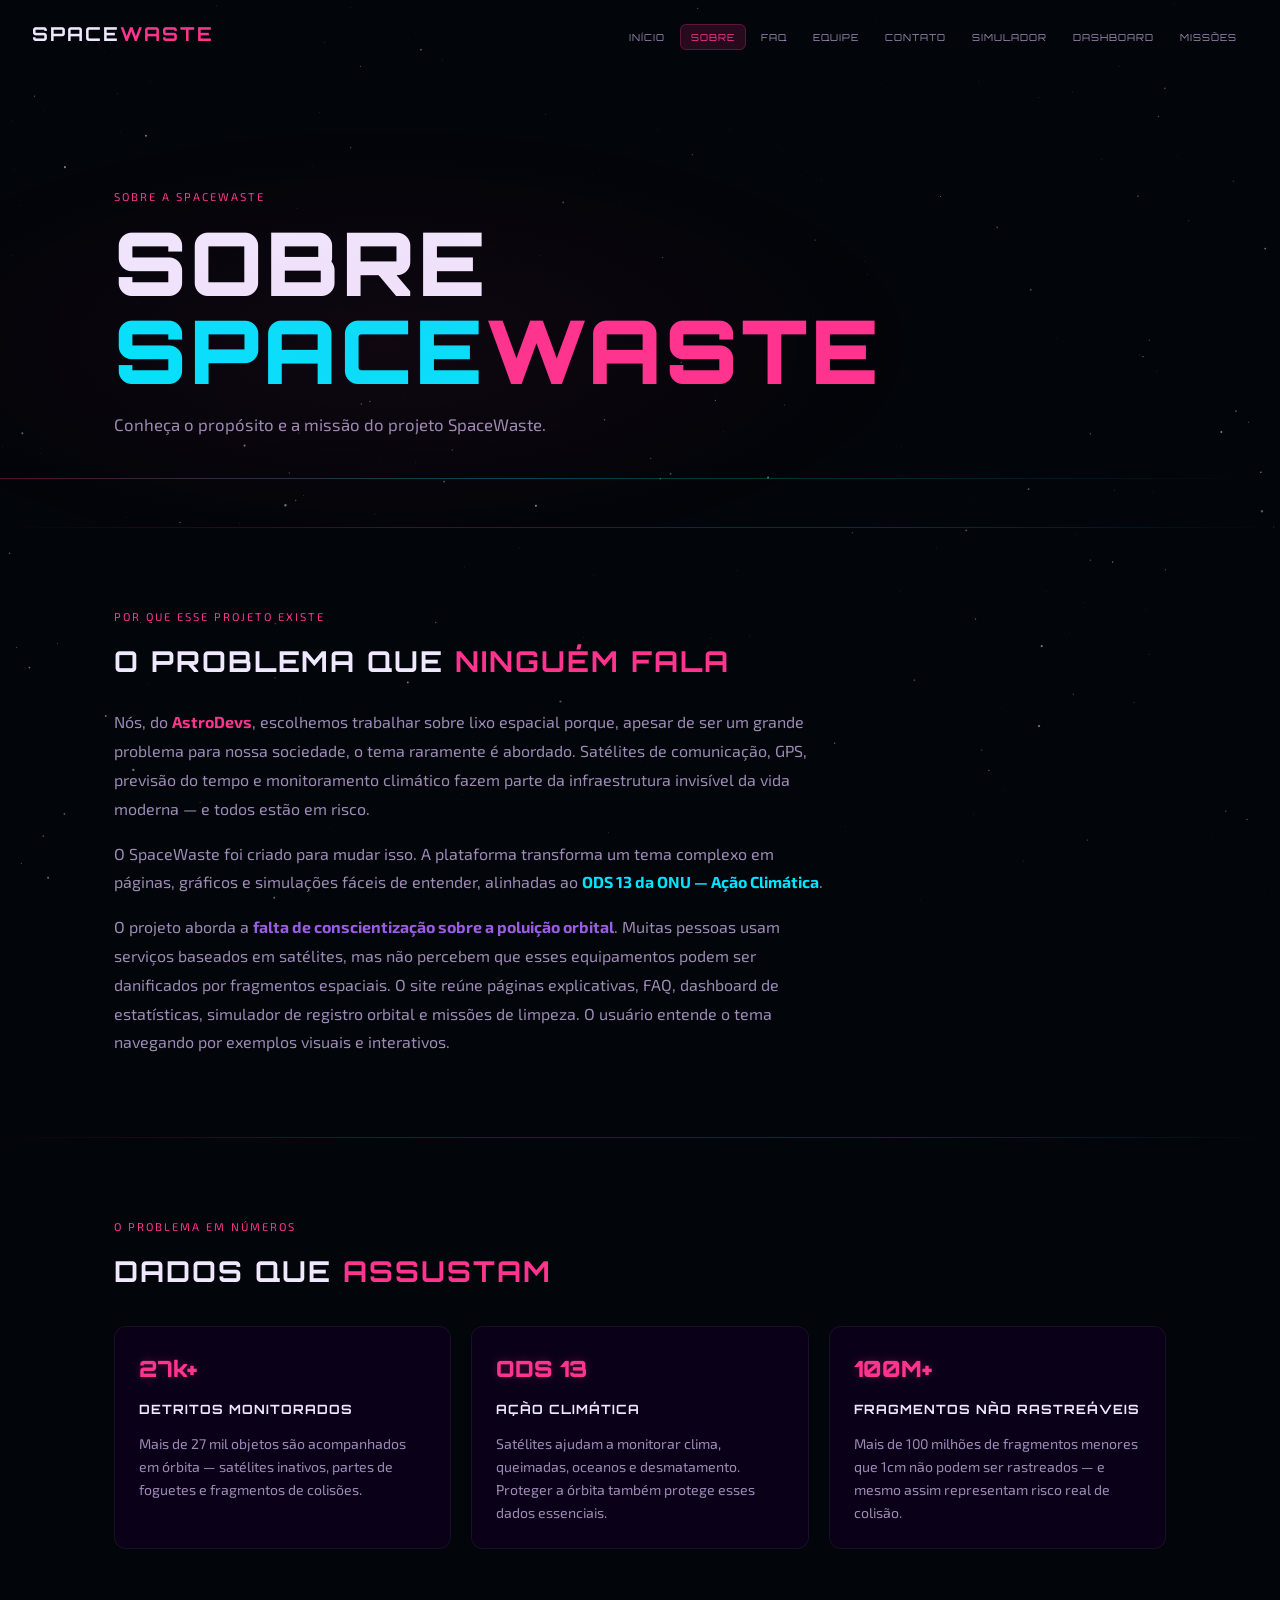
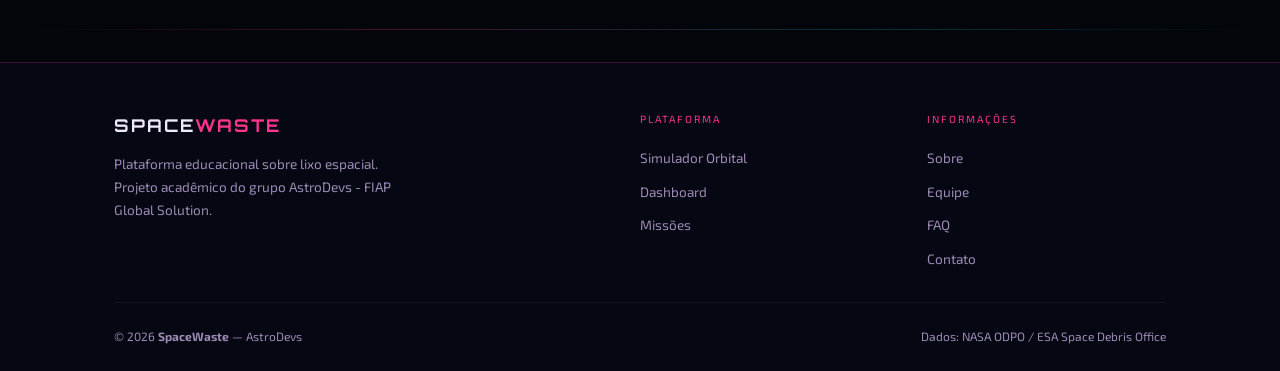
<file: HTML/sobre.html>
<!DOCTYPE html>
<html lang="pt-BR">
<head>
  <meta charset="UTF-8">
  <meta name="viewport" content="width=device-width, initial-scale=1.0">
  <title>SpaceWaste - Sobre</title>
  <link rel="preconnect" href="https://fonts.googleapis.com">
  <link href="https://fonts.googleapis.com/css2?family=Orbitron:wght@400;700;900&family=Exo+2:wght@300;400;600&display=swap" rel="stylesheet">
  <link rel="stylesheet" href="../CSS/style.css">
  <link rel="stylesheet" href="../CSS/sobre.css">
  <script src="../JS/nav.js"></script>
  <script src="../JS/sobre.js"></script>
  <script src="../JS/stars.js"></script>
</head>
<body>
  <!-- NAVBAR -->
  <nav class="navbar">
    <a href="../index.html" class="nav-logo">
      Space<span>Waste</span>
    </a>
    <button class="nav-toggle" id="nav-toggle" aria-label="Abrir menu">
      <span></span><span></span><span></span>
    </button>
    <ul class="nav-links" id="nav-links">
      <li><a href="../index.html">Início</a></li>
      <li><a href="./sobre.html" class="ativo">Sobre</a></li>
      <li><a href="./faq.html">FAQ</a></li>
      <li><a href="./integrantes.html">Equipe</a></li>
      <li><a href="./contato.html">Contato</a></li>
      <li><a href="./simulador.html">Simulador</a></li>
      <li><a href="./dashboard.html">Dashboard</a></li>
      <li><a href="./missoes.html">Missões</a></li>
    </ul>
  </nav>
  <main>
    <!-- HERO -->
    <section class="page-hero">
      <div class="container">
        <span class="secao-label">Sobre a SpaceWaste</span>
        <h1 class="page-hero-titulo">
          Sobre <span class="cyan">Space</span><span class="pink">Waste</span>
        </h1>
        <p class="page-hero-desc">
          Conheça o propósito e a missão do projeto SpaceWaste.
        </p>
      </div>
      <div class="page-hero-linha"></div>
    </section>
    <div class="divisor"></div>
    <!-- INTRODUÇÃO EM TEXTO -->
    <section class="secao">
      <div class="container">
        <span class="secao-label">Por que esse projeto existe</span>
        <h2 class="secao-titulo">O problema que <span class="pink">ninguém fala</span></h2>
        <div class="sobre-intro">
          <p>
            Nós, do <strong class="pink">AstroDevs</strong>, escolhemos trabalhar sobre lixo espacial porque,
            apesar de ser um grande problema para nossa sociedade, o tema raramente é abordado.
            Satélites de comunicação, GPS, previsão do tempo e monitoramento climático fazem
            parte da infraestrutura invisível da vida moderna — e todos estão em risco.
          </p>
          <p>
            O SpaceWaste foi criado para mudar isso. A plataforma transforma um tema complexo
            em páginas, gráficos e simulações fáceis de entender, alinhadas ao
            <strong class="cyan">ODS 13 da ONU — Ação Climática</strong>.
          </p>
          <p>
            O projeto aborda a <strong class="purple">falta de conscientização sobre a poluição orbital</strong>.
            Muitas pessoas usam serviços baseados em satélites, mas não percebem
            que esses equipamentos podem ser danificados por fragmentos espaciais.
            O site reúne páginas explicativas, FAQ, dashboard de estatísticas,
            simulador de registro orbital e missões de limpeza. O usuário entende
            o tema navegando por exemplos visuais e interativos.
          </p>
        </div>
      </div>
    </section>
    <div class="divisor"></div>
    <!-- CARDS DE NÚMEROS -->
    <section class="secao">
      <div class="container">
        <span class="secao-label">O problema em números</span>
        <h2 class="secao-titulo">Dados que <span class="pink">assustam</span></h2>
        <div class="sobre-grid">
          <article class="sobre-card">
            <span class="sobre-numero">27k+</span>
            <h3 class="sobre-card-titulo">Detritos monitorados</h3>
            <p class="sobre-card-desc">
              Mais de 27 mil objetos são acompanhados em órbita — satélites inativos,
              partes de foguetes e fragmentos de colisões.
            </p>
          </article>
          <article class="sobre-card">
            <span class="sobre-numero">ODS 13</span>
            <h3 class="sobre-card-titulo">Ação climática</h3>
            <p class="sobre-card-desc">
              Satélites ajudam a monitorar clima, queimadas, oceanos e desmatamento.
              Proteger a órbita também protege esses dados essenciais.
            </p>
          </article>
          <article class="sobre-card">
            <span class="sobre-numero">100M+</span>
            <h3 class="sobre-card-titulo">Fragmentos não rastreáveis</h3>
            <p class="sobre-card-desc">
              Mais de 100 milhões de fragmentos menores que 1cm não podem ser
              rastreados — e mesmo assim representam risco real de colisão.
            </p>
          </article>
        </div>
      </div>
    </section>
    <div class="divisor"></div>
  </main>
  <!-- FOOTER -->
  <footer class="footer">
    <div class="container">
      <div class="footer-grid">
        <div>
          <div class="footer-logo">Space<span>Waste</span></div>
          <p class="footer-desc">Plataforma educacional sobre lixo espacial. Projeto acadêmico do grupo AstroDevs - FIAP Global Solution.</p>
        </div>
        <div>
          <p class="footer-col-titulo">Plataforma</p>
          <ul class="footer-links">
            <li><a href="./simulador.html">Simulador Orbital</a></li>
            <li><a href="./dashboard.html">Dashboard</a></li>
            <li><a href="./missoes.html">Missões</a></li>
          </ul>
        </div>
        <div>
          <p class="footer-col-titulo">Informações</p>
          <ul class="footer-links">
            <li><a href="./sobre.html">Sobre</a></li>
            <li><a href="./integrantes.html">Equipe</a></li>
            <li><a href="./faq.html">FAQ</a></li>
            <li><a href="./contato.html">Contato</a></li>
          </ul>
        </div>
      </div>
      <div class="footer-bottom">
        <span>© 2026 <strong>SpaceWaste</strong> — AstroDevs</span>
        <span>Dados: NASA ODPO / ESA Space Debris Office</span>
      </div>
    </div>
  </footer>
</body>
</html>
</file>
<file: CSS/style.css>
@import url('https://fonts.googleapis.com/css2?family=Orbitron:wght@400;700;900&family=Exo+2:wght@300;400;600&display=swap');

#stars-canvas {
  position: fixed;
  inset: 0;
  pointer-events: none;
  z-index: 0;
}

:root{
    --bg: #020509;
    --bg-card: #0a0118;
    --pink:       #ff348e;
    --pink-dim:   rgba(255, 52, 142, 0.15);
    --pink-borda: rgba(255, 52, 142, 0.25);
    --cyan:       #00e5ff;
    --cyan-dim:   rgba(0, 229, 255, 0.12);
    --cyan-borda: rgba(0, 229, 255, 0.2);
    --texto:      #f0e8ff;
    --texto-2:    #9d8ab5;
    --borda:      rgba(255, 255, 255, 0.06);
    --fonte-titulo: 'Orbitron', sans-serif;
    --fonte-corpo:  'Exo 2', sans-serif;
    --nav-altura:   70px;
    --raio:         12px;
    --transicao:    0.3s ease;
}

*, *::before, *::after{
    box-sizing: border-box;
    margin: 0;
    padding: 0;
}

html{
    scroll-behavior: smooth;
}

body{
    background-color: var(--bg);
    color: var(--texto);
    font-family: var(--fonte-corpo);
    line-height: 1.6;
}

a{
    color: inherit;
    text-decoration: none;
}

img{
    max-width: 100%;
    display: block;
}

ul{
    list-style: none;
}

.container{
    max-width: 1100px;
    margin: 0 auto;
    padding: 0 1.5rem;
}

main{
    padding-top: var(--nav-altura);
}

.navbar{
    position: fixed;
    top: 0;
    left: 0;
    width: 100%;
    height: var(--nav-altura);
    display: flex;
    align-items: center;
    justify-content: space-between;
    padding: 0 2rem;
    z-index: 100;
    transition: background var(--transicao), border-color var(--transicao);
    border-bottom: 1px solid transparent;
}

.navbar.rolada{
    background: rgba(2, 5, 9, 0.95);
    backdrop-filter: blur(16px);
    border-bottom-color: var(--pink-borda);
}

.nav-logo{
    font-family: var(--fonte-titulo);
    font-size: 1.2rem;
    font-weight: 700;
    letter-spacing: 2px;
    text-transform: uppercase;
}

.nav-logo span{
    color: var(--pink);
}

.nav-links{
    display: flex;
    gap: 4px;
}

.nav-links a{
    font-family: var(--fonte-titulo);
    font-size: 0.6rem;
    letter-spacing: 1px;
    text-transform: uppercase;
    color: var(--texto-2);
    padding: 6px 10px;
    border-radius: 6px;
    border: 1px solid transparent;
    transition: var(--transicao);
}

.nav-links a:hover, .nav-links a.ativo{
    background: var(--pink-dim);
    border-color: var(--pink-borda);
    color: var(--pink);
}

.nav-toggle{
    display: none;
    flex-direction: column;
    gap: 5px;
    cursor: pointer;
    background: none;
    border: none;
}

.nav-toggle span{
    display: block;
    width: 24px;
    height: 2px;
    background: var(--pink);
    border-radius: 2px;
    transition: var(--transicao);
}

/* MOBILE */
@media (max-width: 900px){
    .nav-links{
        display: none;
        flex-direction: column;
        position: fixed;
        top: var(--nav-altura);
        left: 0;
        right: 0;
        background: rgba(2, 5, 9, 0.98);
        padding: 1.5rem;
        border-bottom: 1px solid var(--pink-borda);
        gap: 4px
    }

    .nav-links.aberto, .nav-toggle{
        display: flex;
    }

.nav-links a{
    font-size: 0.75rem;
    padding: 10px 14px;
}
}

.divisor {
  height: 1px;
  background: linear-gradient(90deg,
    transparent 0%,
    var(--pink-borda) 30%,
    var(--cyan-borda) 70%,
    transparent 100%
  );
}

.btn{
    font-family: var(--fonte-titulo);
    font-size: 0.65rem;
    letter-spacing: 2px;
    text-transform: uppercase;
    padding: 14px 28px;
    border-radius: 6px;
    border: 1px solid;
    transition: var(--transicao);
    cursor: pointer;
}

.btn-pink{
    background: var(--pink);
    border-color: var(--pink);
    color: #fff;
    box-shadow: 0 0 20px rgba(255, 52, 142, 0.4);
}

.btn-pink:hover{
    box-shadow: 0 0 35px rgba(255, 52, 142, 0.6);
    transform: translateY(-2px);
}

.btn-outline{
    background: transparent;
    border-color: var(--cyan-borda);
    color: var(--cyan);
}

.btn-outline:hover{
    border-color: var(--cyan);
    background: var(--cyan-dim);
    transform: translateY(-2px);
}

.pink{    color: var(--pink);
}
.cyan{    color: var(--cyan);
}
.purple{    color: #9b5de5;
}

.secao {
  padding: 5rem 0;
}

.secao-label {
  font-family: var(--fonte-corpo);
  font-size: 0.7rem;
  letter-spacing: 2px;
  text-transform: uppercase;
  color: var(--pink);
  display: block;
  margin-bottom: 0.75rem;
}

.secao-titulo {
  font-family: var(--fonte-titulo);
  font-size: clamp(1.2rem, 3vw, 1.8rem);
  font-weight: 700;
  text-transform: uppercase;
  letter-spacing: 2px;
  margin-bottom: 1rem;
}

.secao-desc {
  font-size: 1rem;
  color: var(--texto-2);
  max-width: 580px;
  line-height: 1.75;
  margin-bottom: 2.5rem;
}

.grid-3 {
  display: grid;
  grid-template-columns: repeat(3, 1fr);
  gap: 1.25rem;
  margin-top: 2rem;
}

.grid-4 {
  display: grid;
  grid-template-columns: repeat(4, 1fr);
  gap: 1.25rem;
  margin-top: 2rem;
}

.card {
  background: var(--bg-card);
  border: 1px solid var(--borda);
  border-radius: var(--raio);
  padding: 1.75rem;
  transition: var(--transicao);
}

.card:hover {
  border-color: var(--pink-borda);
  transform: translateY(-4px);
  box-shadow: 0 8px 30px rgba(255, 52, 142, 0.1);
}

.card-cyan:hover {
  border-color: var(--cyan-borda);
  box-shadow: 0 8px 30px rgba(0, 229, 255, 0.08);
}

.card-link { display: flex; flex-direction: column; gap: 0.75rem; }

.card-icone {
  font-size: 1.8rem;
  margin-bottom: 0.25rem;
}

.card-titulo {
  font-family: var(--fonte-titulo);
  font-size: 0.8rem;
  font-weight: 700;
  letter-spacing: 1px;
  text-transform: uppercase;
  color: var(--texto);
}

.card-texto {
  font-size: 0.9rem;
  color: var(--texto-2);
  line-height: 1.65;
  flex: 1;
}

.card-link-texto {
  font-family: var(--fonte-corpo);
  font-size: 0.75rem;
  letter-spacing: 1px;
  transition: var(--transicao);
}

.card-link:hover .card-link-texto { letter-spacing: 2px; }

 /* -- FOOTER -- */
.footer {
  border-top: 1px solid var(--pink-borda);
  background: #050812;
  padding: 3rem 0 1.5rem;
  margin-top: 2rem;
}

.footer-grid {
  display: grid;
  grid-template-columns: 2fr 1fr 1fr;
  gap: 3rem;
  margin-bottom: 2rem;
}

.footer-logo {
  font-family: var(--fonte-titulo);
  font-size: 1.1rem;
  font-weight: 700;
  letter-spacing: 2px;
  text-transform: uppercase;
  margin-bottom: 0.75rem;
}

.footer-logo span { color: var(--pink); }

.footer-desc {
  font-size: 0.85rem;
  color: var(--texto-2);
  line-height: 1.7;
  max-width: 300px;
}

.footer-col-titulo {
  font-size: 0.65rem;
  letter-spacing: 2px;
  text-transform: uppercase;
  color: var(--pink);
  margin-bottom: 1rem;
}

.footer-links { display: flex; flex-direction: column; gap: 0.5rem; }

.footer-links a {
  font-size: 0.85rem;
  color: var(--texto-2);
  transition: var(--transicao);
}

.footer-links a:hover { color: var(--cyan); padding-left: 6px; }

.footer-bottom {
  display: flex;
  justify-content: space-between;
  flex-wrap: wrap;
  gap: 0.5rem;
  padding-top: 1.5rem;
  border-top: 1px solid var(--borda);
  font-size: 0.75rem;
  color: var(--texto-2);
}

/* -- MOBILE -- */
@media (max-width: 900px) {
  .grid-3 { grid-template-columns: 1fr; }
  .grid-4 { grid-template-columns: repeat(2, 1fr); }
}

@media (max-width: 500px) {
  .grid-4 { grid-template-columns: 1fr; }
}

@media (max-width: 768px) {
  .footer-grid { grid-template-columns: 1fr; gap: 2rem; }
  .footer-bottom { flex-direction: column; text-align: center; }
}
</file>
<file: CSS/sobre.css>
.page-hero {
  padding: calc(var(--nav-altura) + 3rem) 0 3rem;
  position: relative;
}

.page-hero::before {
  content: '';
  position: absolute;
  inset: 0;
  background: radial-gradient(ellipse 70% 80% at 30% 60%, rgba(255,52,142,.06) 0%, transparent 60%);
  pointer-events: none;
}

.page-hero-titulo {
  font-family: var(--fonte-titulo);
  font-size: clamp(2.8rem, 7vw, 5.5rem);
  font-weight: 900;
  text-transform: uppercase;
  letter-spacing: 3px;
  line-height: 1;
  margin: 8px 0 16px;
}

.page-hero-desc {
  font-size: clamp(0.95rem, 2vw, 1.05rem);
  color: var(--texto-2);
  max-width: 520px;
  line-height: 1.7;
}

.page-hero-linha {
  margin-top: 2.5rem;
  height: 1px;
  background: linear-gradient(90deg, var(--pink) 0%, var(--cyan) 40%, transparent 100%);
  opacity: 0.3;
}

/* ── INTRODUÇÃO EM TEXTO ── */
.sobre-intro {
  display: flex;
  flex-direction: column;
  gap: 1rem;
  max-width: 720px;
  margin-top: 1.5rem;
}

.sobre-intro p {
  font-size: 1rem;
  color: var(--texto-2);
  line-height: 1.8;
}

/* ── GRID DE CARDS ── */
.sobre-grid {
  display: grid;
  grid-template-columns: repeat(3, 1fr);
  gap: 1.25rem;
  margin-top: 2rem;
}

.sobre-card {
  background: var(--bg-card);
  border: 1px solid var(--borda);
  border-radius: var(--raio);
  padding: 1.5rem;
  display: flex;
  flex-direction: column;
  gap: 0.75rem;
  transition: var(--transicao);
  animation: fadeUp 0.6s ease both;
}

.sobre-card:hover {
  border-color: var(--pink-borda);
  transform: translateY(-4px);
  box-shadow: 0 8px 30px rgba(255,52,142,.1);
}

.sobre-card:nth-child(1) { animation-delay: 0.05s; }
.sobre-card:nth-child(2) { animation-delay: 0.10s; }
.sobre-card:nth-child(3) { animation-delay: 0.15s; }

.sobre-numero {
  font-family: var(--fonte-titulo);
  font-size: 1.4rem;
  font-weight: 900;
  color: var(--pink);
  text-shadow: 0 0 10px rgba(255,52,142,.3);
}

.sobre-card-titulo {
  font-family: var(--fonte-titulo);
  font-size: 0.8rem;
  font-weight: 700;
  letter-spacing: 1px;
  text-transform: uppercase;
  color: var(--texto);
  transition: var(--transicao);
}

.sobre-card:hover .sobre-card-titulo { color: var(--pink); }

.sobre-card-desc {
  font-size: 0.88rem;
  color: var(--texto-2);
  line-height: 1.65;
}

/* ── ANIMAÇÃO ── */
@keyframes fadeUp {
  from { opacity: 0; transform: translateY(20px); }
  to   { opacity: 1; transform: translateY(0); }
}

/* ── RESPONSIVIDADE ── */
@media (max-width: 768px) {
  .sobre-grid { grid-template-columns: 1fr; }
}
</file>
